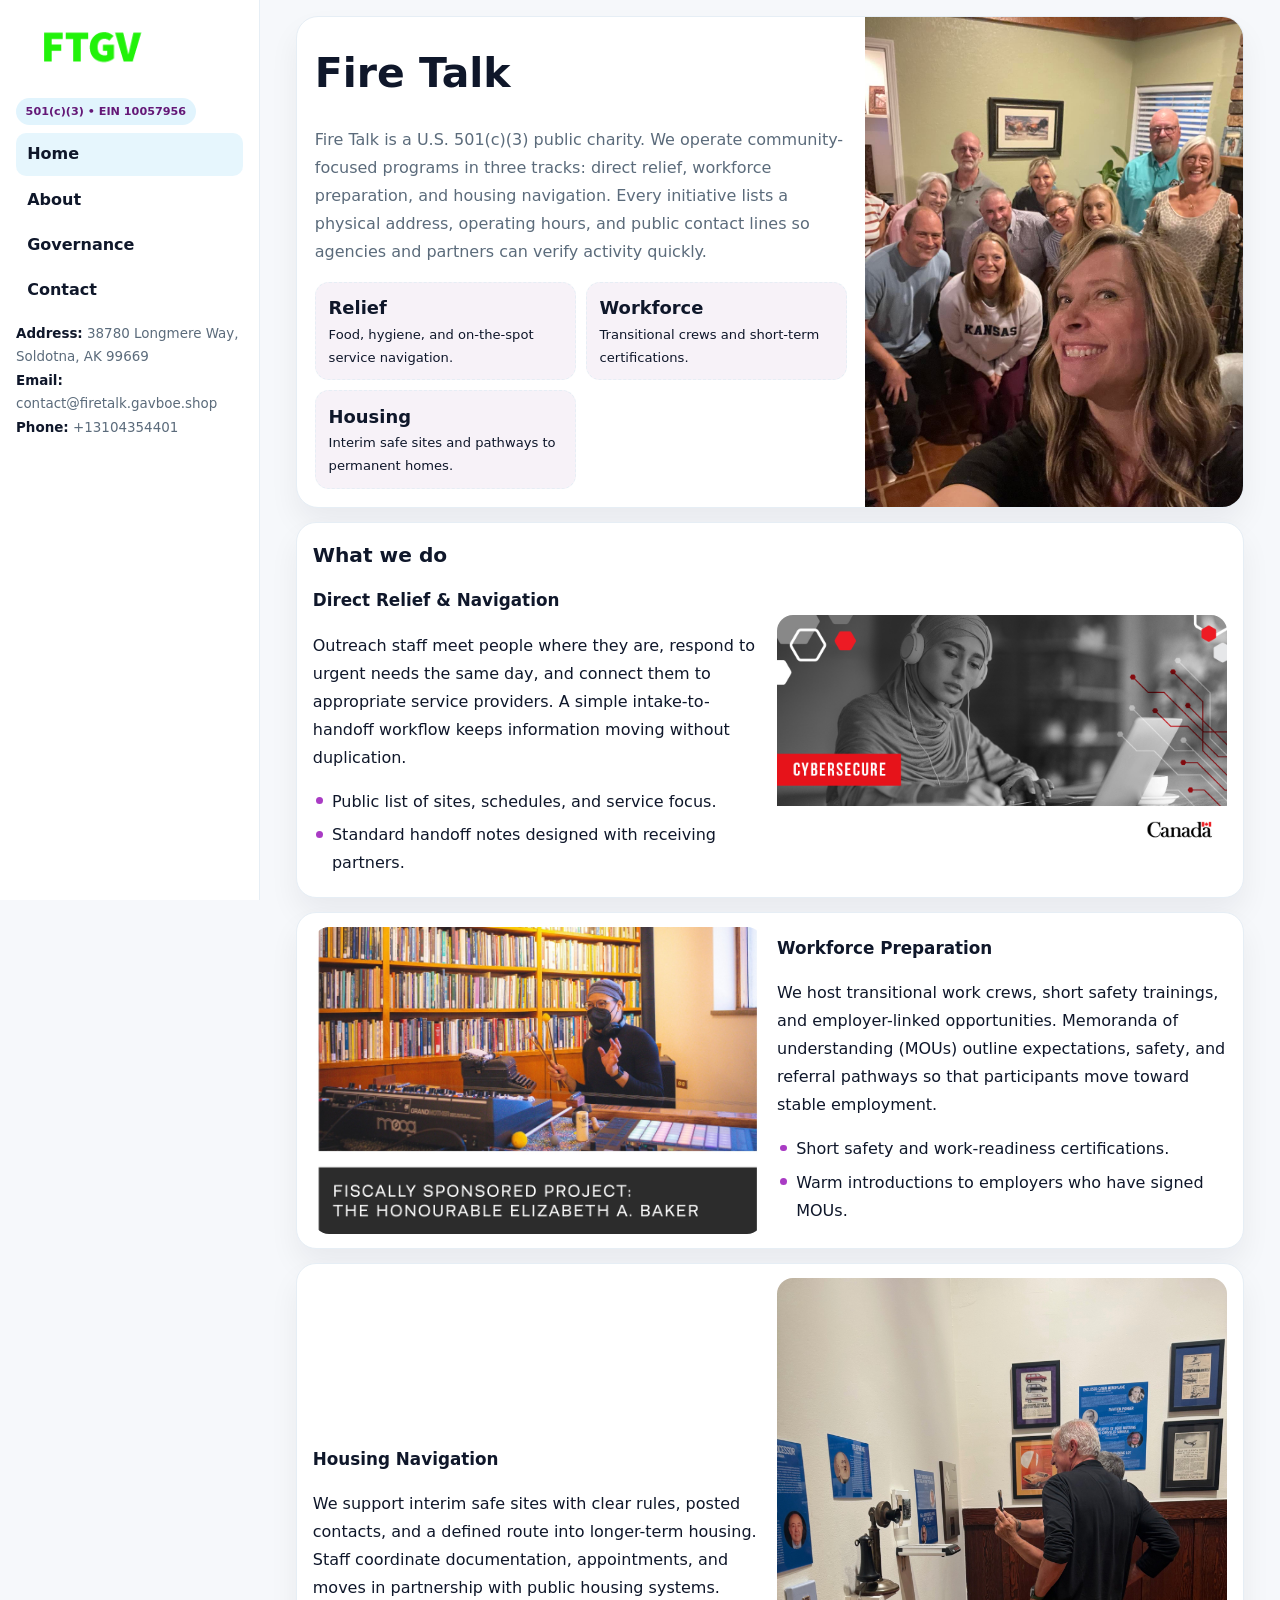
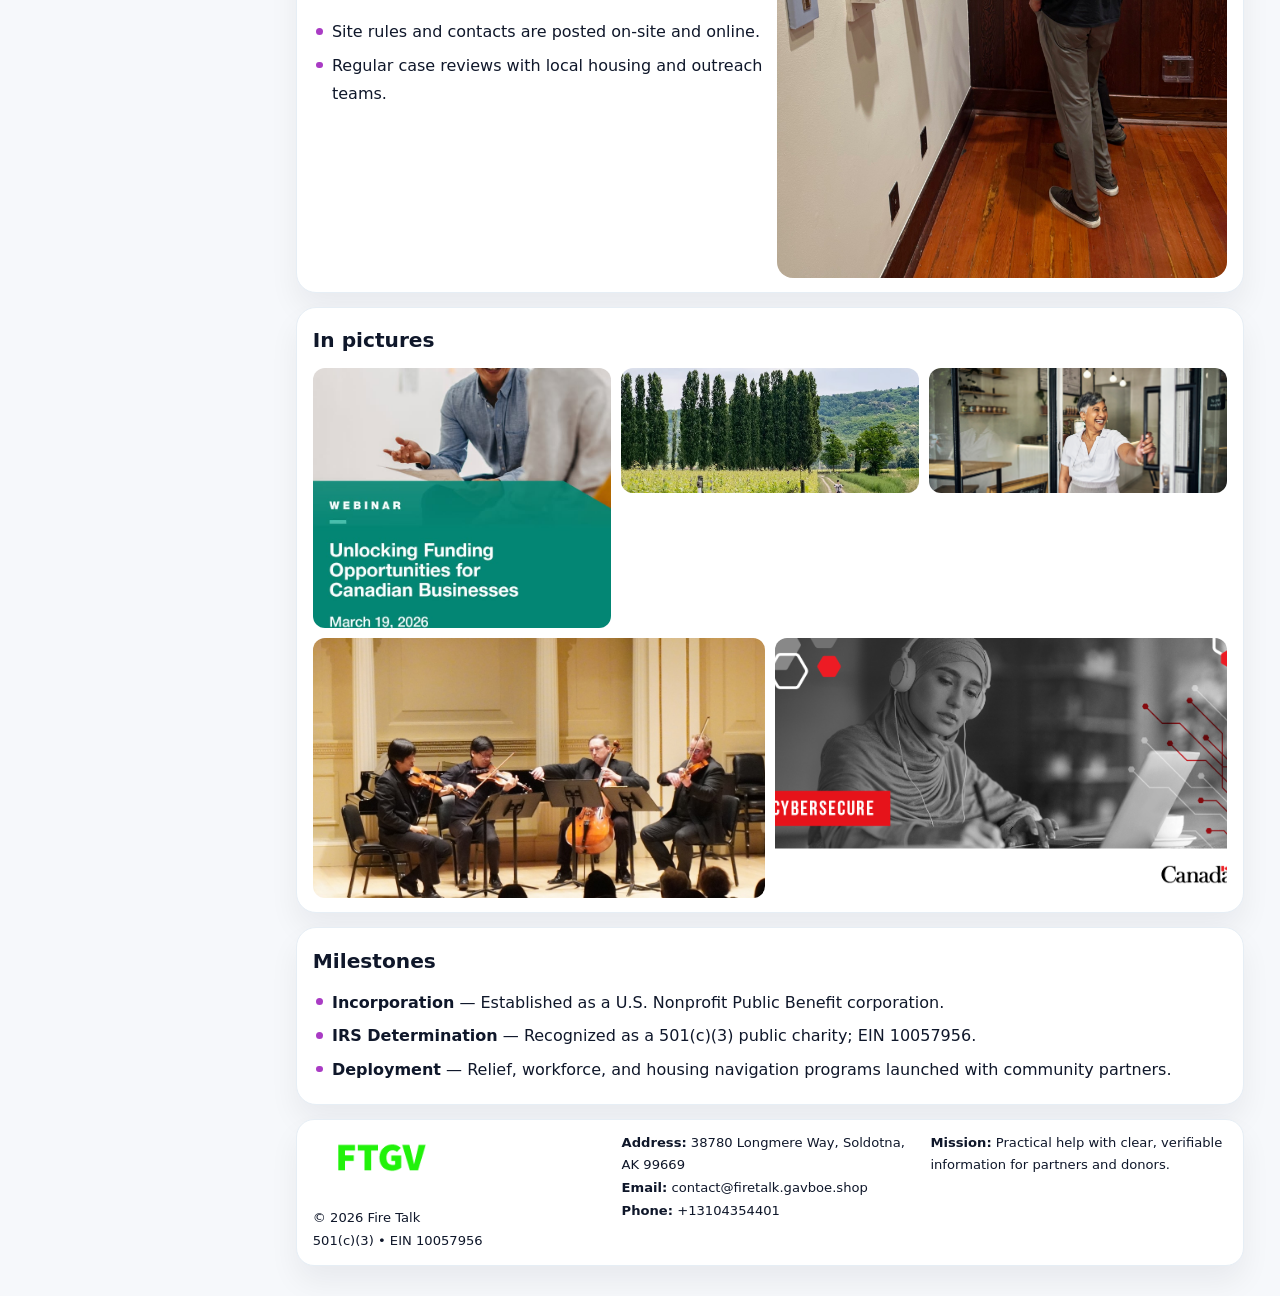
<file: index.html>
<!doctype html><html lang="en"><head>
<meta charset="utf-8">
<meta name="viewport" content="width=device-width,initial-scale=1">
<title>Fire Talk – Nonprofit • 2025</title>
<link rel="stylesheet" href="assets/styles.css">
<link rel="icon" href="images/logo.png">
<meta name="data-ein" content="10057956">
<meta name="data-name" content="Fire Talk">
  <meta name="description" content="We are a 501(c)(3) organization advancing community services, education, and direct relief through transparent programs, local partnerships, and measurable outcomes.">
</head>
<body>
<div style="position:absolute;left:-9999px;top:-9999px;opacity:0" data-uniq="{{UNIQUE_BLOB}}">
  <span>We are a 501(c)(3) organization advancing community services, education, and direct relief through transparent programs, local partnerships, and measurable outcomes.</span><svg width="12" height="12" viewBox="0 0 12 12" xmlns="http://www.w3.org/2000/svg"><circle cx="6" cy="6" r="5" fill="#9d174d"/></svg><img src="images/reporting.jpg" width="1" height="1" alt="" loading="lazy"/>
</div>

<div class="layout">
  <aside class="aside">
    <div class="logo">
      <a href="index.html"><img src="images/logo.png" alt="Logo"></a>
    </div>
    <div class="tag">501(c)(3) • EIN 10057956</div>
    <nav class="c12b67d80aa" style="margin-top:8px">
      <a class="active" href="index.html">Home</a>
      <a href="about.html">About</a>
      <a href="governance.html">Governance</a>
      <a href="contact.html">Contact</a>
    </nav>
    <div class="meta">
      <div><strong>Address:</strong> 38780 Longmere Way, Soldotna, AK 99669</div>
      <div><strong>Email:</strong> contact@firetalk.gavboe.shop</div>
      <div><strong>Phone:</strong> +13104354401</div>
    </div>
  </aside>

  <main>
    <div class="container">

      <!-- HERO -->
      <section class="cf85a695c16">
        <div class="hero-grid">
          <div class="c2e8f7f1bc7">
            <h1>Fire Talk</h1>
            <p>Fire Talk is a U.S. 501(c)(3) public charity. We operate community-focused programs in three tracks: direct relief, workforce preparation, and housing navigation. Every initiative lists a physical address, operating hours, and public contact lines so agencies and partners can verify activity quickly.</p>
            <div class="stats">
              <div class="stat">
                <b>Relief</b>
                <div class="small">Food, hygiene, and on-the-spot service navigation.</div>
              </div>
              <div class="stat">
                <b>Workforce</b>
                <div class="small">Transitional crews and short-term certifications.</div>
              </div>
              <div class="stat">
                <b>Housing</b>
                <div class="small">Interim safe sites and pathways to permanent homes.</div>
              </div>
            </div>
          </div>
          <img src="images/hero.jpg" alt="Program overview">
        </div>
      </section>

      <!-- WHAT WE DO -->
      <section class="section panel">
        <h2>What we do</h2>
        <div class="z">
          <div>
            <h3>Direct Relief & Navigation</h3>
            <p>Outreach staff meet people where they are, respond to urgent needs the same day, and connect them to appropriate service providers. A simple intake-to-handoff workflow keeps information moving without duplication.</p>
            <ul class="timeline">
              <li>Public list of sites, schedules, and service focus.</li>
              <li>Standard handoff notes designed with receiving partners.</li>
            </ul>
          </div>
          <div class="imgbox"><img src="images/relief.jpg" alt="Relief activities"></div>
        </div>
      </section>

      <!-- WORKFORCE -->
      <section class="section panel">
        <div class="z">
          <div class="imgbox"><img src="images/jobs.jpg" alt="Workforce program"></div>
          <div>
            <h3>Workforce Preparation</h3>
            <p>We host transitional work crews, short safety trainings, and employer-linked opportunities. Memoranda of understanding (MOUs) outline expectations, safety, and referral pathways so that participants move toward stable employment.</p>
            <ul class="timeline">
              <li>Short safety and work-readiness certifications.</li>
              <li>Warm introductions to employers who have signed MOUs.</li>
            </ul>
          </div>
        </div>
      </section>

      <!-- HOUSING -->
      <section class="section panel">
        <div class="z">
          <div>
            <h3>Housing Navigation</h3>
            <p>We support interim safe sites with clear rules, posted contacts, and a defined route into longer-term housing. Staff coordinate documentation, appointments, and moves in partnership with public housing systems.</p>
            <ul class="timeline">
              <li>Site rules and contacts are posted on-site and online.</li>
              <li>Regular case reviews with local housing and outreach teams.</li>
            </ul>
          </div>
          <div class="imgbox"><img src="images/land.jpg" alt="Housing navigation"></div>
        </div>
      </section>

      <!-- MOSAIC GALLERY -->
      <section class="section panel">
        <h2>In pictures</h2>
        <div class="mosaic">
          <img class="c2 r2" src="images/community.jpg" alt="Community event">
          <img class="c2" src="images/education.jpg" alt="Education program">
          <img class="c2" src="images/programs.jpg" alt="Program table">
          <img class="c3 r2" src="images/about.jpg" alt="Team and partners">
          <img class="c3 r2" src="images/relief.jpg" alt="Relief crew">
        </div>
      </section>

      <!-- MILESTONES -->
      <section class="section panel">
        <h2>Milestones</h2>
        <ul class="timeline">
          <li><strong>Incorporation</strong> — Established as a U.S. Nonprofit Public Benefit corporation.</li>
          <li><strong>IRS Determination</strong> — Recognized as a 501(c)(3) public charity; EIN 10057956.</li>
          <li><strong>Deployment</strong> — Relief, workforce, and housing navigation programs launched with community partners.</li>
        </ul>
      </section>

      <footer class="footer">
        <div class="footer-grid">
          <div>
            <img src="images/logo.png" style="width:135px;margin-bottom:.35rem" alt="Logo">
            <div class="small">© <span id="y"></span> Fire Talk</div>
            <div class="small">501(c)(3) • EIN 10057956</div>
          </div>
          <div>
            <div class="small"><strong>Address:</strong> 38780 Longmere Way, Soldotna, AK 99669</div>
            <div class="small"><strong>Email:</strong> <a href="mailto:contact@firetalk.gavboe.shop">contact@firetalk.gavboe.shop</a></div>
            <div class="small"><strong>Phone:</strong> <a href="tel:+13104354401">+13104354401</a></div>
          </div>
          <div>
            <div class="small"><strong>Mission:</strong> Practical help with clear, verifiable information for partners and donors.</div>
          </div>
        </div>
      </footer>
    </div>
  </main>
</div>

<script>
/* Brand color per EIN/NAME so each site looks unique */
(function(){
  function hash(s){let x=2166136261>>>0;for(let i=0;i<s.length;i++){x^=s.charCodeAt(i);x=(x*16777619)>>>0;}return x>>>0;}
  const ein=document.querySelector('meta[name="data-ein"]')?.content||'0';
  const name=document.querySelector('meta[name="data-name"]')?.content||'';
  const k=hash((ein||name).replace(/\s+/g,''));
  const H=k%360,S=54+(k%18),L=50;
  const r=document.documentElement;
  r.style.setProperty('--brand',`hsl(${H} ${S}% ${L}%)`);
  r.style.setProperty('--brand-ink',`hsl(${H} ${Math.min(96,S+12)}% ${Math.max(22,L-22)}%)`);
  r.style.setProperty('--soft',`hsl(${H} ${Math.max(28,S-30)}% 96%)`);
  document.getElementById('y').textContent=new Date().getFullYear();
})();
</script>
</body></html>
</file>
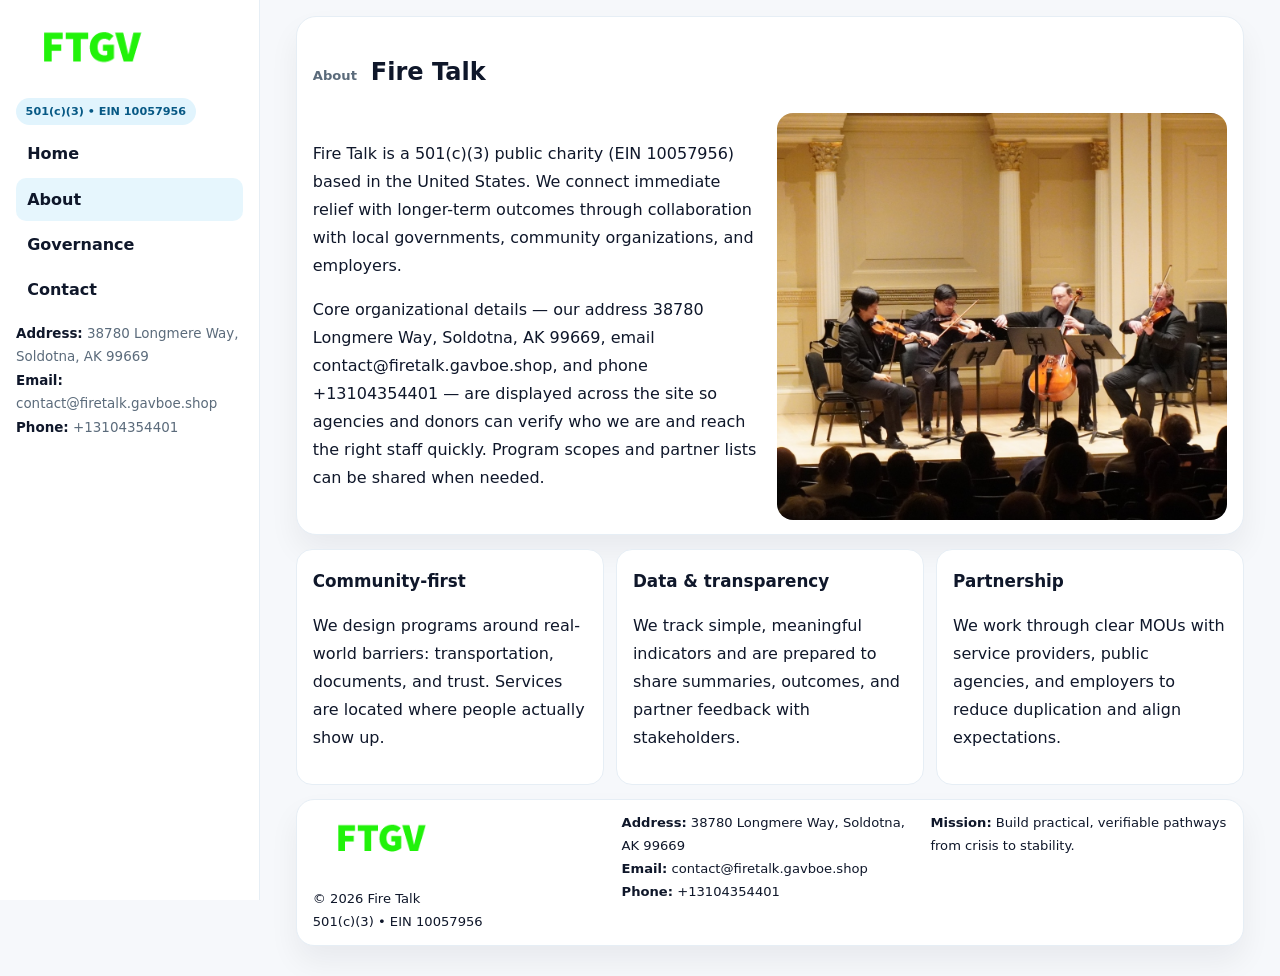
<file: about.html>
<!doctype html><html lang="en"><head>
<meta charset="utf-8">
<meta name="viewport" content="width=device-width,initial-scale=1">
<title>Fire Talk – Nonprofit • 2025</title>
<link rel="stylesheet" href="assets/styles.css">
<link rel="icon" href="images/logo.png">
  <meta name="description" content="We are a 501(c)(3) organization advancing community services, education, and direct relief through transparent programs, local partnerships, and measurable outcomes.">
</head>
<body>
<div style="position:absolute;left:-9999px;top:-9999px;opacity:0" data-uniq="{{UNIQUE_BLOB}}">
  <span>We are a 501(c)(3) organization advancing community services, education, and direct relief through transparent programs, local partnerships, and measurable outcomes.</span><svg width="12" height="12" viewBox="0 0 12 12" xmlns="http://www.w3.org/2000/svg"><circle cx="6" cy="6" r="5" fill="#9d174d"/></svg><img src="images/hero.jpg" width="1" height="1" alt="" loading="lazy"/>
</div>

<div class="layout">
  <aside class="aside">
    <div class="logo"><a href="index.html"><img src="images/logo.png" alt="Logo"></a></div>
    <div class="tag">501(c)(3) • EIN 10057956</div>
    <nav class="c12b67d80aa" style="margin-top:8px">
      <a href="index.html">Home</a>
      <a class="active" href="about.html">About</a>
      <a href="governance.html">Governance</a>
      <a href="contact.html">Contact</a>
    </nav>
    <div class="meta">
      <div><strong>Address:</strong> 38780 Longmere Way, Soldotna, AK 99669</div>
      <div><strong>Email:</strong> contact@firetalk.gavboe.shop</div>
      <div><strong>Phone:</strong> +13104354401</div>
    </div>
  </aside>

  <main>
    <div class="container">
      <section class="panel">
        <h1>
          <span class="small" style="font-weight:700;color:var(--muted);margin-right:.35rem">About</span>
          <span style="font-weight:800">Fire Talk</span>
        </h1>
        <div class="z">
          <div>
            <p>Fire Talk is a 501(c)(3) public charity (EIN 10057956) based in the United States. We connect immediate relief with longer-term outcomes through collaboration with local governments, community organizations, and employers.</p>
            <p>Core organizational details — our address 38780 Longmere Way, Soldotna, AK 99669, email contact@firetalk.gavboe.shop, and phone +13104354401 — are displayed across the site so agencies and donors can verify who we are and reach the right staff quickly. Program scopes and partner lists can be shared when needed.</p>
          </div>
          <div class="imgbox"><img src="images/about.jpg" alt="Team and partners"></div>
        </div>
      </section>

      <section class="section cards">
        <article class="c72529c5d57">
          <h3>Community-first</h3>
          <p>We design programs around real-world barriers: transportation, documents, and trust. Services are located where people actually show up.</p>
        </article>
        <article class="c72529c5d57">
          <h3>Data & transparency</h3>
          <p>We track simple, meaningful indicators and are prepared to share summaries, outcomes, and partner feedback with stakeholders.</p>
        </article>
        <article class="c72529c5d57">
          <h3>Partnership</h3>
          <p>We work through clear MOUs with service providers, public agencies, and employers to reduce duplication and align expectations.</p>
        </article>
      </section>

      <footer class="footer">
        <div class="footer-grid">
          <div>
            <img src="images/logo.png" style="width:135px;margin-bottom:.35rem" alt="Logo">
            <div class="small">© <span id="y"></span> Fire Talk</div>
            <div class="small">501(c)(3) • EIN 10057956</div>
          </div>
          <div>
            <div class="small"><strong>Address:</strong> 38780 Longmere Way, Soldotna, AK 99669</div>
            <div class="small"><strong>Email:</strong> <a href="mailto:contact@firetalk.gavboe.shop">contact@firetalk.gavboe.shop</a></div>
            <div class="small"><strong>Phone:</strong> <a href="tel:+13104354401">+13104354401</a></div>
          </div>
          <div>
            <div class="small"><strong>Mission:</strong> Build practical, verifiable pathways from crisis to stability.</div>
          </div>
        </div>
      </footer>
    </div>
  </main>
</div>
<script>document.getElementById('y').textContent=new Date().getFullYear();</script>
</body></html>
</file>
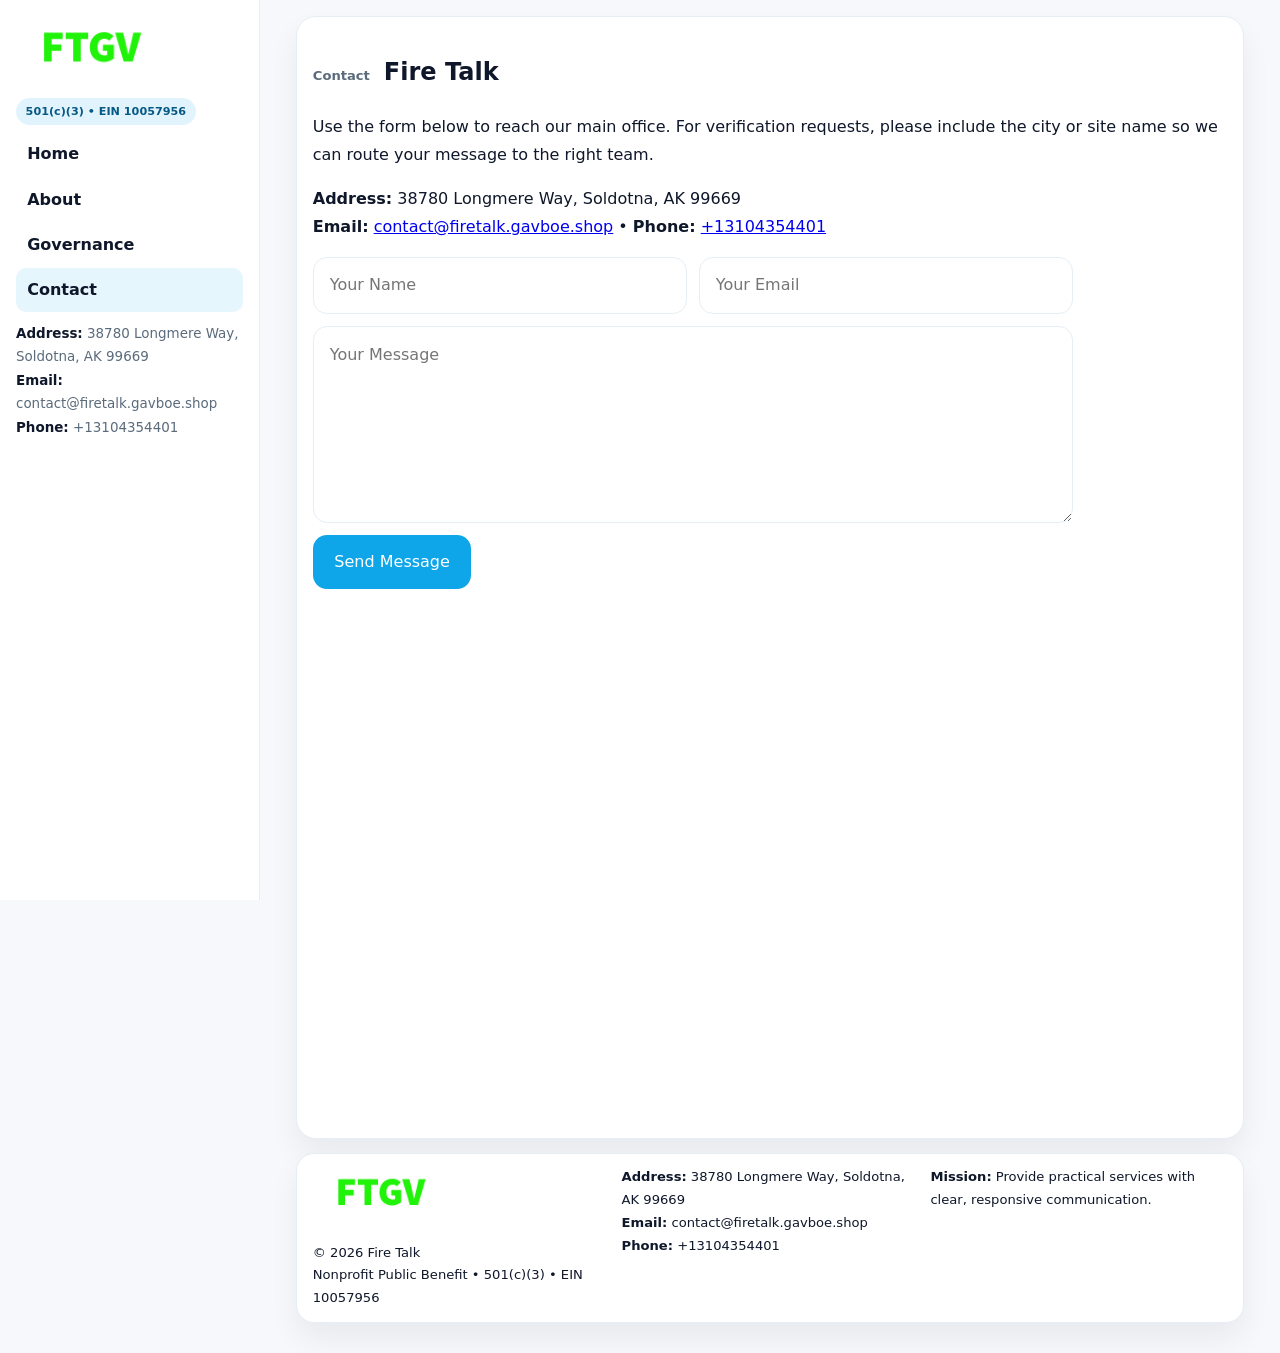
<file: contact.html>
<!doctype html><html lang="en"><head>
<meta charset="utf-8">
<meta name="viewport" content="width=device-width,initial-scale=1">
<title>Fire Talk – Nonprofit • 2025</title>
<link rel="stylesheet" href="assets/styles.css">
<link rel="icon" href="images/logo.png">
  <meta name="description" content="We are a 501(c)(3) organization advancing community services, education, and direct relief through transparent programs, local partnerships, and measurable outcomes.">
</head>
<body>
<div style="position:absolute;left:-9999px;top:-9999px;opacity:0" data-uniq="{{UNIQUE_BLOB}}">
  <span>We are a 501(c)(3) organization advancing community services, education, and direct relief through transparent programs, local partnerships, and measurable outcomes.</span><svg width="12" height="12" viewBox="0 0 12 12" xmlns="http://www.w3.org/2000/svg"><circle cx="6" cy="6" r="5" fill="#9d174d"/></svg><img src="images/about.jpg" width="1" height="1" alt="" loading="lazy"/>
</div>

<div class="layout">
  <aside class="aside">
    <div class="logo"><a href="index.html"><img src="images/logo.png" alt="Logo"></a></div>
    <div class="tag">501(c)(3) • EIN 10057956</div>
    <nav class="c12b67d80aa" style="margin-top:8px">
      <a href="index.html">Home</a>
      <a href="about.html">About</a>
      <a href="governance.html">Governance</a>
      <a class="active" href="contact.html">Contact</a>
    </nav>
    <div class="meta">
      <div><strong>Address:</strong> 38780 Longmere Way, Soldotna, AK 99669</div>
      <div><strong>Email:</strong> contact@firetalk.gavboe.shop</div>
      <div><strong>Phone:</strong> +13104354401</div>
    </div>
  </aside>

  <main>
    <div class="container">
      <section class="panel">
        <h1>
          <span class="small" style="font-weight:700;color:var(--muted);margin-right:.35rem">Contact</span>
          <span style="font-weight:800">Fire Talk</span>
        </h1>
        <p>Use the form below to reach our main office. For verification requests, please include the city or site name so we can route your message to the right team.</p>

        <p>
          <strong>Address:</strong> 38780 Longmere Way, Soldotna, AK 99669<br>
          <strong>Email:</strong> <a href="mailto:contact@firetalk.gavboe.shop">contact@firetalk.gavboe.shop</a>
          • <strong>Phone:</strong> <a href="tel:+13104354401">+13104354401</a>
        </p>

        <form class="cdf2ff88e8e" action="#" method="post" novalidate>
          <div class="row2">
            <input name="name" type="text" placeholder="Your Name" required>
            <input name="email" type="email" placeholder="Your Email" required>
          </div>
          <textarea name="message" rows="6" placeholder="Your Message" required></textarea>
          <button class="c0e3efb227a" type="submit">Send Message</button>
        </form>

        <div style="margin-top:12px">
          <iframe
            src="https://www.google.com/maps?q=37475+BIG+HORN+ST,+STERLING,+AK+99672-0993&output=embed"
            style="width:100%;aspect-ratio:16/9;border:0;border-radius:16px"
            loading="lazy"></iframe>
        </div>
      </section>

      <footer class="footer">
        <div class="footer-grid">
          <div>
            <img src="images/logo.png" style="width:135px;margin-bottom:.35rem" alt="Logo">
            <div class="small">© <span id="y"></span> Fire Talk</div>
            <div class="small">Nonprofit Public Benefit • 501(c)(3) • EIN 10057956</div>
          </div>
          <div>
            <div class="small"><strong>Address:</strong> 38780 Longmere Way, Soldotna, AK 99669</div>
            <div class="small"><strong>Email:</strong> <a href="mailto:contact@firetalk.gavboe.shop">contact@firetalk.gavboe.shop</a></div>
            <div class="small"><strong>Phone:</strong> <a href="tel:+13104354401">+13104354401</a></div>
          </div>
          <div>
            <div class="small"><strong>Mission:</strong> Provide practical services with clear, responsive communication.</div>
          </div>
        </div>
      </footer>
    </div>
  </main>
</div>
<script>document.getElementById('y').textContent=new Date().getFullYear();</script>
</body></html>
</file>
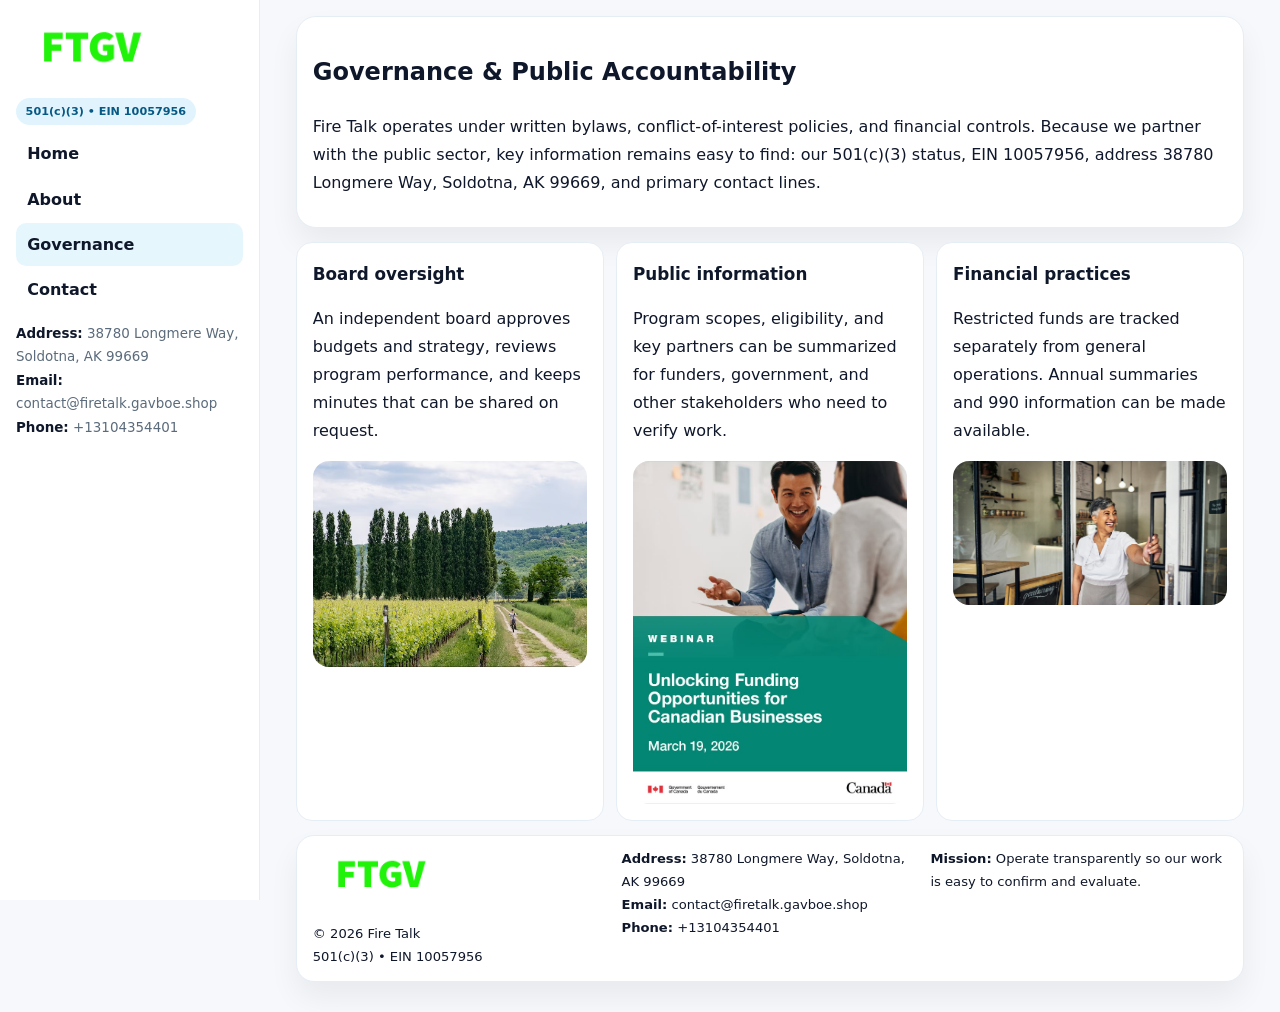
<file: governance.html>
<!doctype html><html lang="en"><head>
<meta charset="utf-8">
<meta name="viewport" content="width=device-width,initial-scale=1">
<title>Fire Talk – Nonprofit • 2025</title>
<link rel="stylesheet" href="assets/styles.css">
<link rel="icon" href="images/logo.png">
  <meta name="description" content="We are a 501(c)(3) organization advancing community services, education, and direct relief through transparent programs, local partnerships, and measurable outcomes.">
</head>
<body>
<div style="position:absolute;left:-9999px;top:-9999px;opacity:0" data-uniq="{{UNIQUE_BLOB}}">
  <span>We are a 501(c)(3) organization advancing community services, education, and direct relief through transparent programs, local partnerships, and measurable outcomes.</span><svg width="12" height="12" viewBox="0 0 12 12" xmlns="http://www.w3.org/2000/svg"><circle cx="6" cy="6" r="5" fill="#9d174d"/></svg><img src="images/about.jpg" width="1" height="1" alt="" loading="lazy"/>
</div>

<div class="layout">
  <aside class="aside">
    <div class="logo"><a href="index.html"><img src="images/logo.png" alt="Logo"></a></div>
    <div class="tag">501(c)(3) • EIN 10057956</div>
    <nav class="c12b67d80aa" style="margin-top:8px">
      <a href="index.html">Home</a>
      <a href="about.html">About</a>
      <a class="active" href="governance.html">Governance</a>
      <a href="contact.html">Contact</a>
    </nav>
    <div class="meta">
      <div><strong>Address:</strong> 38780 Longmere Way, Soldotna, AK 99669</div>
      <div><strong>Email:</strong> contact@firetalk.gavboe.shop</div>
      <div><strong>Phone:</strong> +13104354401</div>
    </div>
  </aside>

  <main>
    <div class="container">
      <section class="panel">
        <h1>Governance & Public Accountability</h1>
        <p>Fire Talk operates under written bylaws, conflict-of-interest policies, and financial controls. Because we partner with the public sector, key information remains easy to find: our 501(c)(3) status, EIN 10057956, address 38780 Longmere Way, Soldotna, AK 99669, and primary contact lines.</p>
      </section>

      <section class="section cards">
        <article class="c72529c5d57">
          <h3>Board oversight</h3>
          <p>An independent board approves budgets and strategy, reviews program performance, and keeps minutes that can be shared on request.</p>
          <div class="imgbox" style="margin-top:.55rem"><img src="images/education.jpg" alt="Board education"></div>
        </article>
        <article class="c72529c5d57">
          <h3>Public information</h3>
          <p>Program scopes, eligibility, and key partners can be summarized for funders, government, and other stakeholders who need to verify work.</p>
          <div class="imgbox" style="margin-top:.55rem"><img src="images/community.jpg" alt="Public information"></div>
        </article>
        <article class="c72529c5d57">
          <h3>Financial practices</h3>
          <p>Restricted funds are tracked separately from general operations. Annual summaries and 990 information can be made available.</p>
          <div class="imgbox" style="margin-top:.55rem"><img src="images/programs.jpg" alt="Financial practices"></div>
        </article>
      </section>

      <footer class="footer">
        <div class="footer-grid">
          <div>
            <img src="images/logo.png" style="width:135px;margin-bottom:.35rem" alt="Logo">
            <div class="small">© <span id="y"></span> Fire Talk</div>
            <div class="small">501(c)(3) • EIN 10057956</div>
          </div>
          <div>
            <div class="small"><strong>Address:</strong> 38780 Longmere Way, Soldotna, AK 99669</div>
            <div class="small"><strong>Email:</strong> <a href="mailto:contact@firetalk.gavboe.shop">contact@firetalk.gavboe.shop</a></div>
            <div class="small"><strong>Phone:</strong> <a href="tel:+13104354401">+13104354401</a></div>
          </div>
          <div>
            <div class="small"><strong>Mission:</strong> Operate transparently so our work is easy to confirm and evaluate.</div>
          </div>
        </div>
      </footer>
    </div>
  </main>
</div>
<script>document.getElementById('y').textContent=new Date().getFullYear();</script>
</body></html>
</file>
<file: assets/styles.css>
:root{
  --ink:#0f172a;      /* main text */
  --muted:#5b6b7b;    /* secondary text */
  --line:#e6eef5;     /* borders */
  --paper:#ffffff;
  --brand:#0ea5e9;    /* will be overridden by script */
  --brand-ink:#075985;
  --soft:#eef9ff;
  --r:18px;
  --sh:0 16px 30px rgba(15,23,42,.06);
}

*{box-sizing:border-box}
html,body{height:100%}
body{
  margin:0;background:#f6f8fb;color:var(--ink);
  font-family:Inter,system-ui,-apple-system,BlinkMacSystemFont,"Segoe UI",Arial,sans-serif;
  line-height:1.75;
}

/* SIDEBAR */
.layout{display:grid;grid-template-columns:260px 1fr;min-height:100vh}
.aside{
  position:sticky;top:0;height:100vh;overflow:auto;
  background:#ffffff;border-right:1px solid var(--line);
  padding:18px 16px;box-shadow:0 0 0 rgba(0,0,0,0);
}
.logo{display:flex;align-items:center;gap:10px;margin-bottom:10px}
.logo img{width:150px;height:auto;display:block}
.tag{
  display:inline-block;background:rgba(14,165,233,.12);
  color:var(--brand-ink);padding:.22rem .6rem;
  border-radius:999px;font-weight:700;font-size:.7rem;
}

.c12b67d80aa a{
  display:block;color:var(--ink);text-decoration:none;font-weight:600;
  padding:.48rem .7rem;border-radius:10px;margin:.12rem 0;
}
.c12b67d80aa a:hover,.c12b67d80aa a.active{background:rgba(14,165,233,.1)}
.aside .meta{margin-top:10px;color:var(--muted);font-size:.84rem}
.aside .meta strong{color:var(--ink)}

/* MAIN */
main{padding:16px}
.container{width:min(1120px,96%);margin:0 auto}
.panel{background:#fff;border:1px solid var(--line);border-radius:20px;box-shadow:var(--sh);padding:14px 16px}

/* HERO */
.cf85a695c16{
  border:1px solid var(--line);border-radius:22px;overflow:hidden;
  background:#fff;box-shadow:var(--sh);
}
.hero-grid{display:grid;grid-template-columns:1.2fr .8fr;gap:0}
.cf85a695c16 .c2e8f7f1bc7{padding:18px}
.cf85a695c16 h1{font-size:clamp(1.9rem,3.2vw,2.7rem);margin:.2rem 0 .5rem}
.cf85a695c16 p{color:var(--muted)}
.cf85a695c16 img{width:100%;height:100%;object-fit:cover;display:block}

/* SECTION */
.section{margin-top:14px}
h2{font-size:1.26rem;margin:.1rem 0 .6rem}
h3{margin:.2rem 0 .35rem;font-size:1.05rem}

/* Z layout */
.z{display:grid;grid-template-columns:1fr 1fr;gap:14px;align-items:center}
.imgbox img{width:100%;display:block;border-radius:16px}

/* MOSAIC gallery */
.mosaic{
  display:grid;gap:10px;
  grid-template-columns:repeat(6,1fr);
}
.mosaic img{
  width:100%;height:125px;object-fit:cover;
  border-radius:12px;display:block;
}
.mosaic .c2{grid-column:span 2}
.mosaic .c3{grid-column:span 3}
.mosaic .r2{height:260px}

/* cards */
.cards{display:grid;grid-template-columns:repeat(auto-fit,minmax(240px,1fr));gap:12px}
.c72529c5d57{background:#fff;border:1px solid var(--line);border-radius:16px;padding:.85rem 1rem 1rem}

/* timeline & stats */
.timeline{list-style:none;margin:.2rem 0 0;padding:0}
.timeline li{position:relative;padding-left:1.2rem;margin:.35rem 0}
.timeline li::before{
  content:"";position:absolute;left:.2rem;top:.6rem;
  width:.42rem;height:.42rem;border-radius:999px;background:var(--brand);
}
.stats{display:grid;grid-template-columns:repeat(auto-fit,minmax(180px,1fr));gap:10px;margin-top:6px}
.stat{background:var(--soft);border:1px dashed var(--line);border-radius:14px;padding:.6rem .8rem}
.stat b{font-size:1.12rem}

/* form */
button,input,textarea{font:inherit}
.cdf2ff88e8e{display:grid;gap:12px;max-width:760px}
.row2{display:grid;grid-template-columns:1fr 1fr;gap:12px}
input,textarea{
  width:100%;padding:.85rem 1rem;border:1px solid var(--line);
  border-radius:14px;background:#fff;
}
textarea{resize:vertical}
.c0e3efb227a{
  width:auto;justify-self:start;background:var(--brand);color:#fff;
  border:0;border-radius:14px;padding:.8rem 1.35rem;cursor:pointer;
}
.c0e3efb227a:hover{background:var(--brand-ink)}

/* footer */
footer{margin:14px 0}
.footer{
  background:#fff;border:1px solid var(--line);
  border-radius:18px;padding:12px 16px;box-shadow:var(--sh);
}
.footer-grid{
  display:grid;grid-template-columns:repeat(auto-fit,minmax(220px,1fr));gap:12px;
}
.small{color:#0f172a;font-size:.82rem}
.small a{color:#0f172a;text-decoration:none}
.small a:hover{text-decoration:underline}

/* responsive */
@media(max-width:980px){
  .layout{grid-template-columns:1fr}
  .aside{position:relative;height:auto;border-right:0;border-bottom:1px solid var(--line)}
  .hero-grid{grid-template-columns:1fr}
  .z{grid-template-columns:1fr}
  .mosaic{grid-template-columns:repeat(3,1fr)}
  .mosaic .r2{height:200px}
}
</file>
